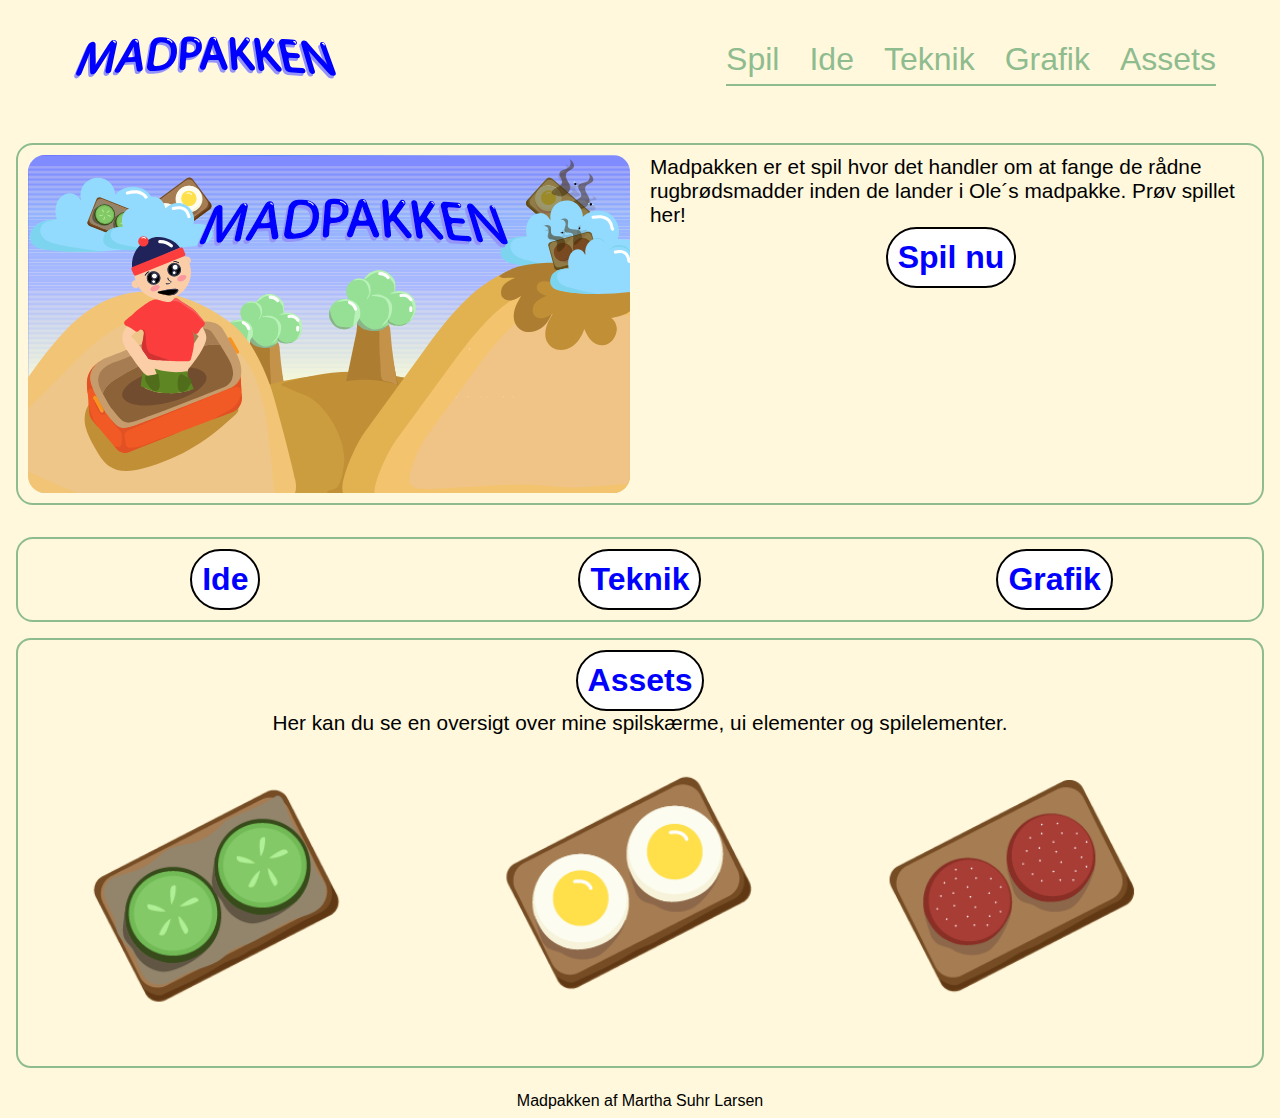
<file: index.html>
<!DOCTYPE html>
<html lang="en">

<head>
    <meta charset="UTF-8">
    <meta http-equiv="X-UA-Compatible" content="IE=edge">
    <meta name="viewport" content="width=device-width, initial-scale=1.0">

    <link rel="stylesheet" href="style.css">

    <title>Forside</title>
</head>

<body>
    <header>


        <div>
            <a href="index.html">
                <img class="logo" src="assets/Titel.svg" alt="titel">
            </a>
        </div>


        <nav>


            <ul>
                <li><a href="spil.html">Spil</a></li>
                <li><a href="ide.html">Ide</a></li>
                <li><a href="teknik.html">Teknik</a></li>
                <li><a href="grafik.html">Grafik</a></li>
                <li><a href="assets.html">Assets</a></li>
            </ul>
        </nav>
    </header>
    <main>

        <div class="forside_grid">
            <img src="assets/startskærm.svg" alt="startskærm">
            <div>
                <p>Madpakken er et spil hvor det handler om at fange de rådne rugbrødsmadder inden de lander i Ole´s
                    madpakke. Prøv spillet her! </p>

                <h2> <a class="index_h2" href="spil.html">Spil nu</a></h2>
            </div>
        </div>

        <div class="forside_grid2">
            <h2>
                <a class="index_h2" href="ide.html">Ide</a>
            </h2>
            <h2><a class="index_h2" href="teknik.html">Teknik</a></h2>
            <h2> <a class="index_h2" href="grafik.html">Grafik</a></h2>
        </div>
        <div class="forside_grid3">
            <h2> <a class="index_h2" href="assets.html">Assets</a></h2>
            <p> Her kan du se en oversigt over mine spilskærme, ui elementer og spilelementer.</p>
            <img class="maddrimg" src="assets/madder.png" alt="madder">


        </div>




    </main>
    <footer>Madpakken af Martha Suhr Larsen</footer>
    <script src="spil.js"></script>
</body>

</html>
</file>
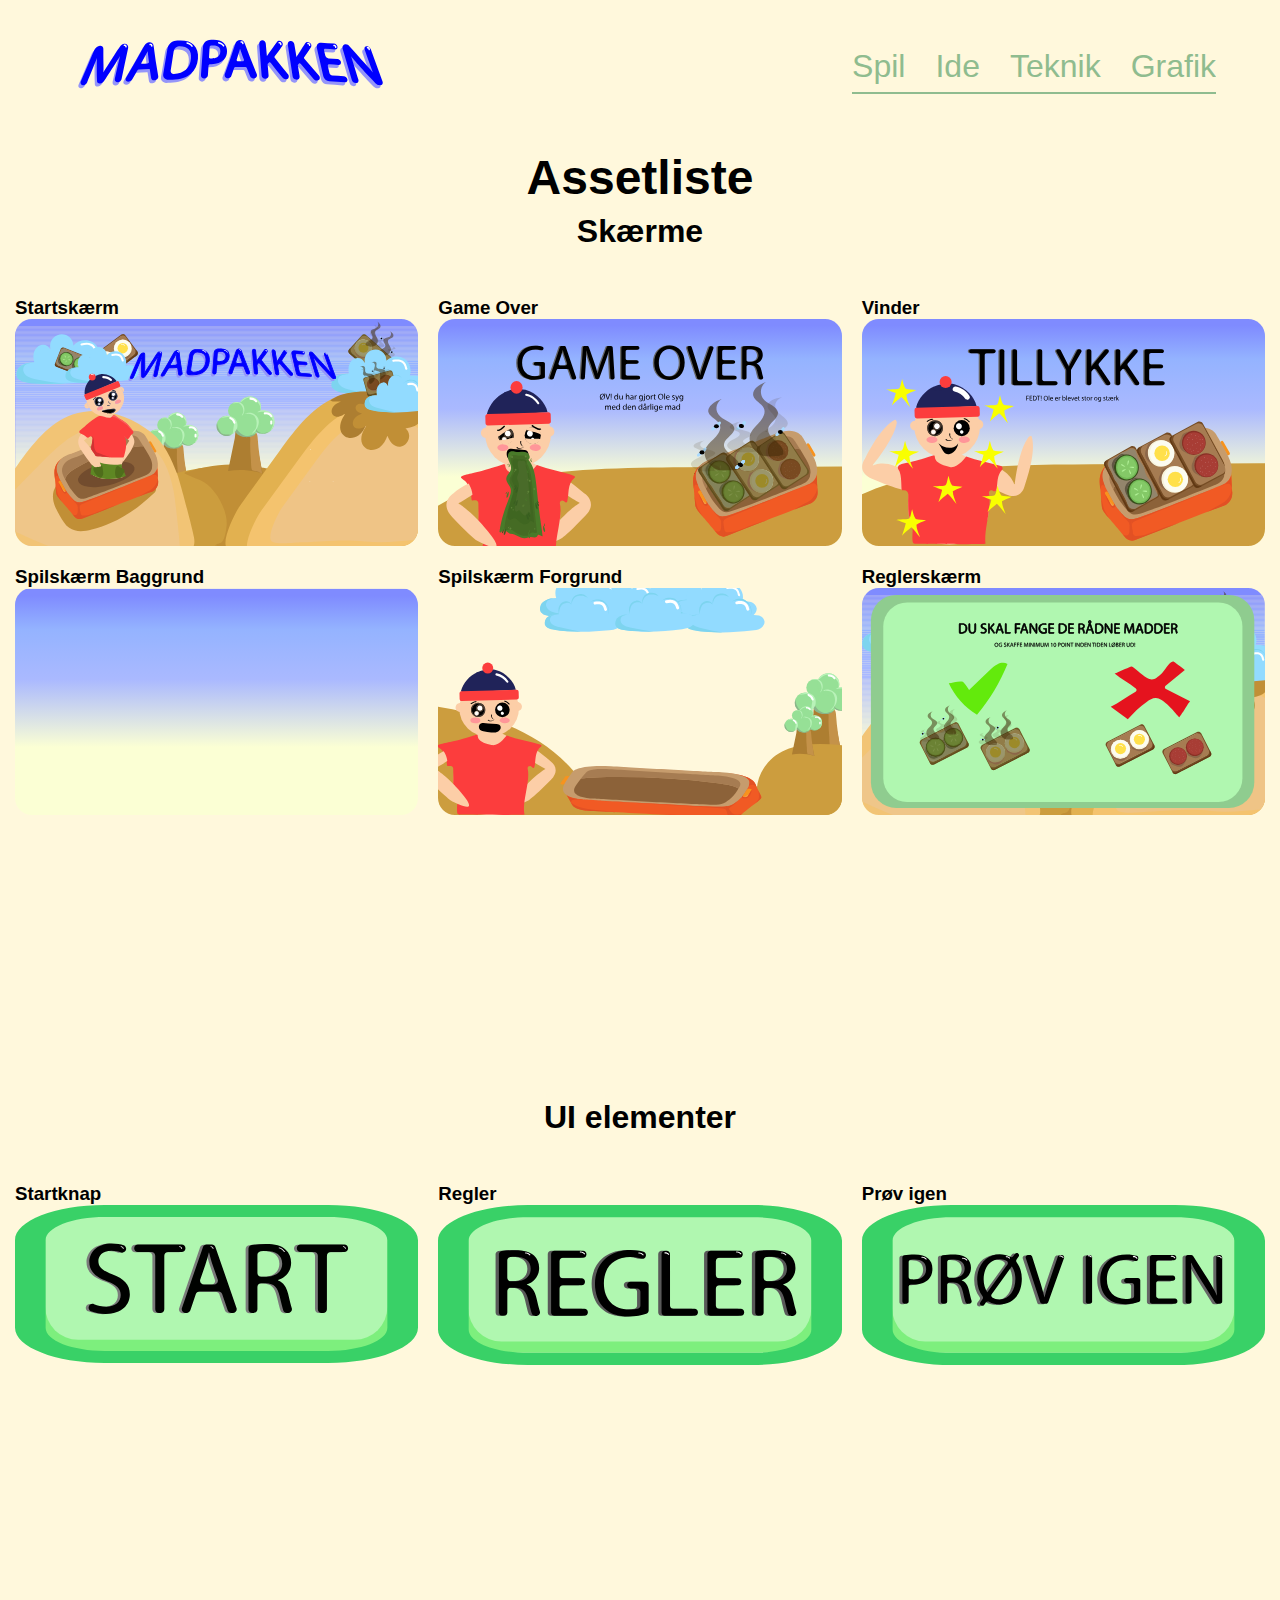
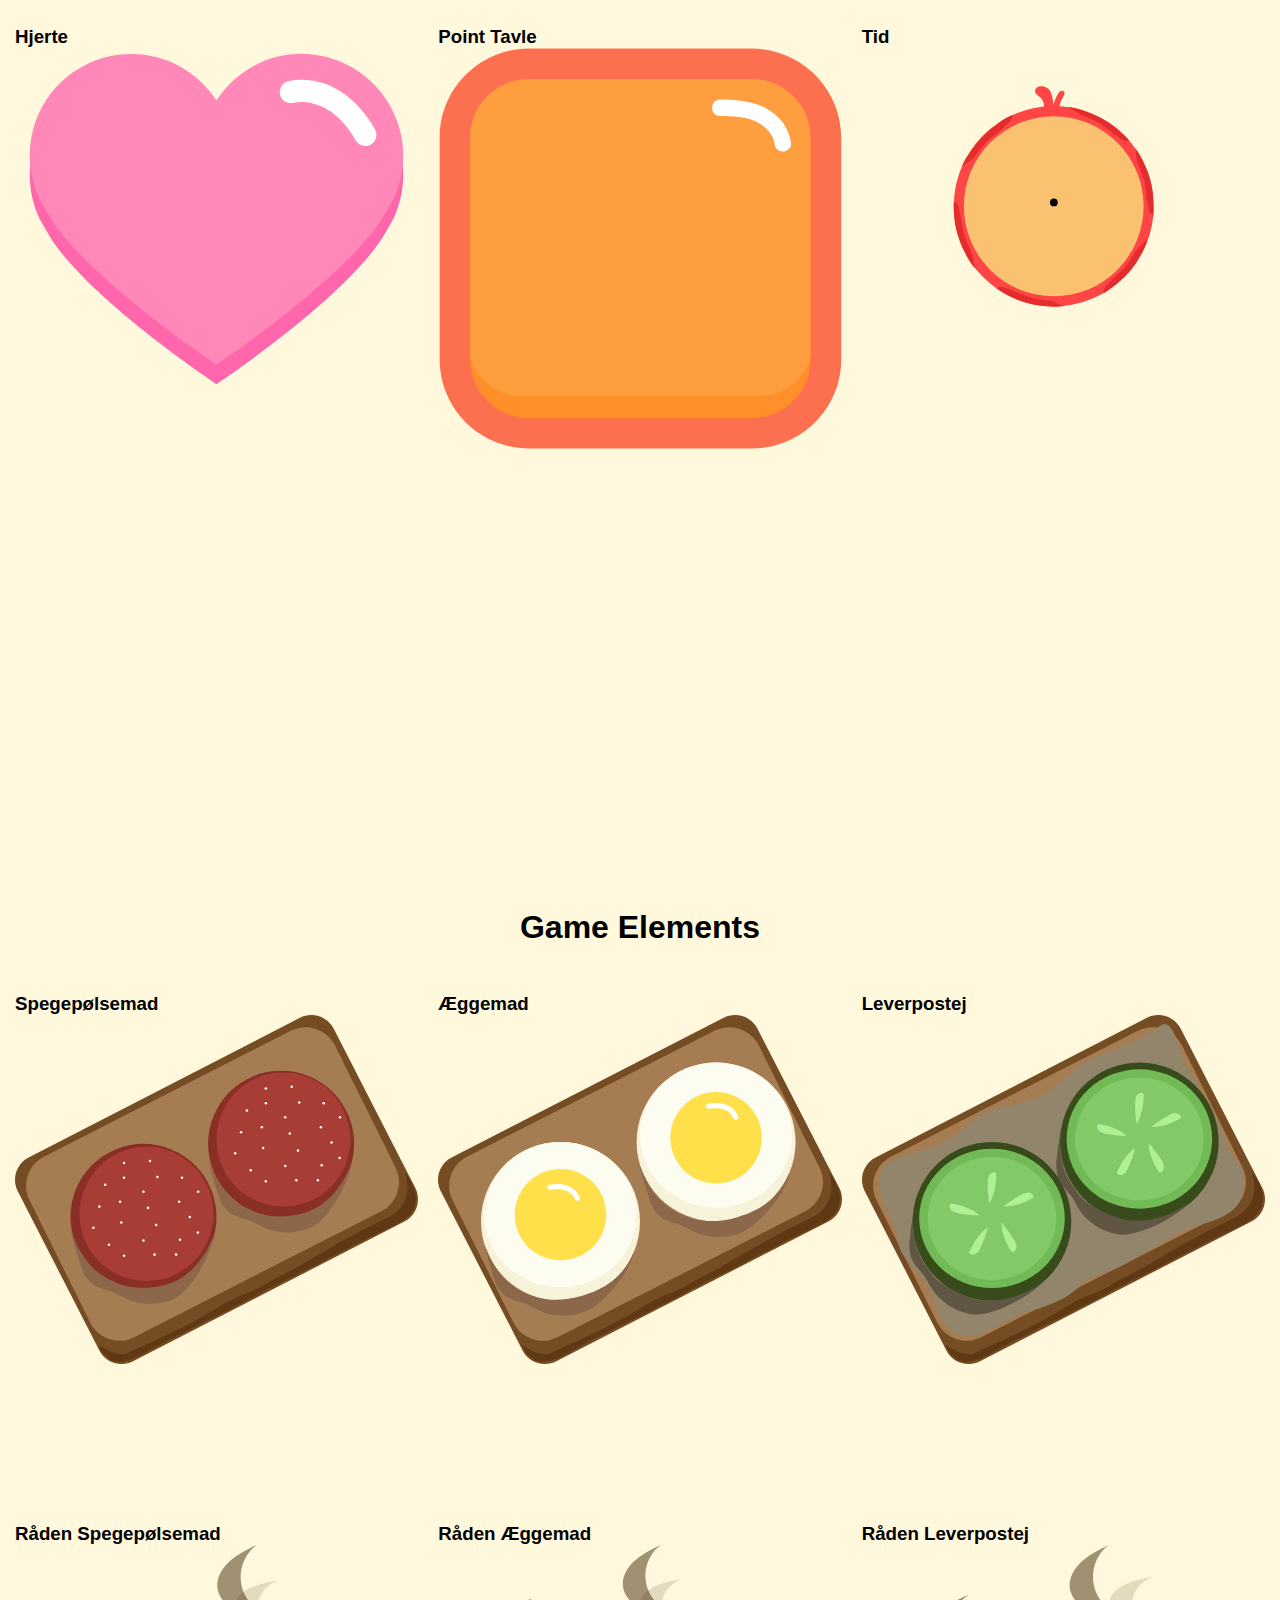
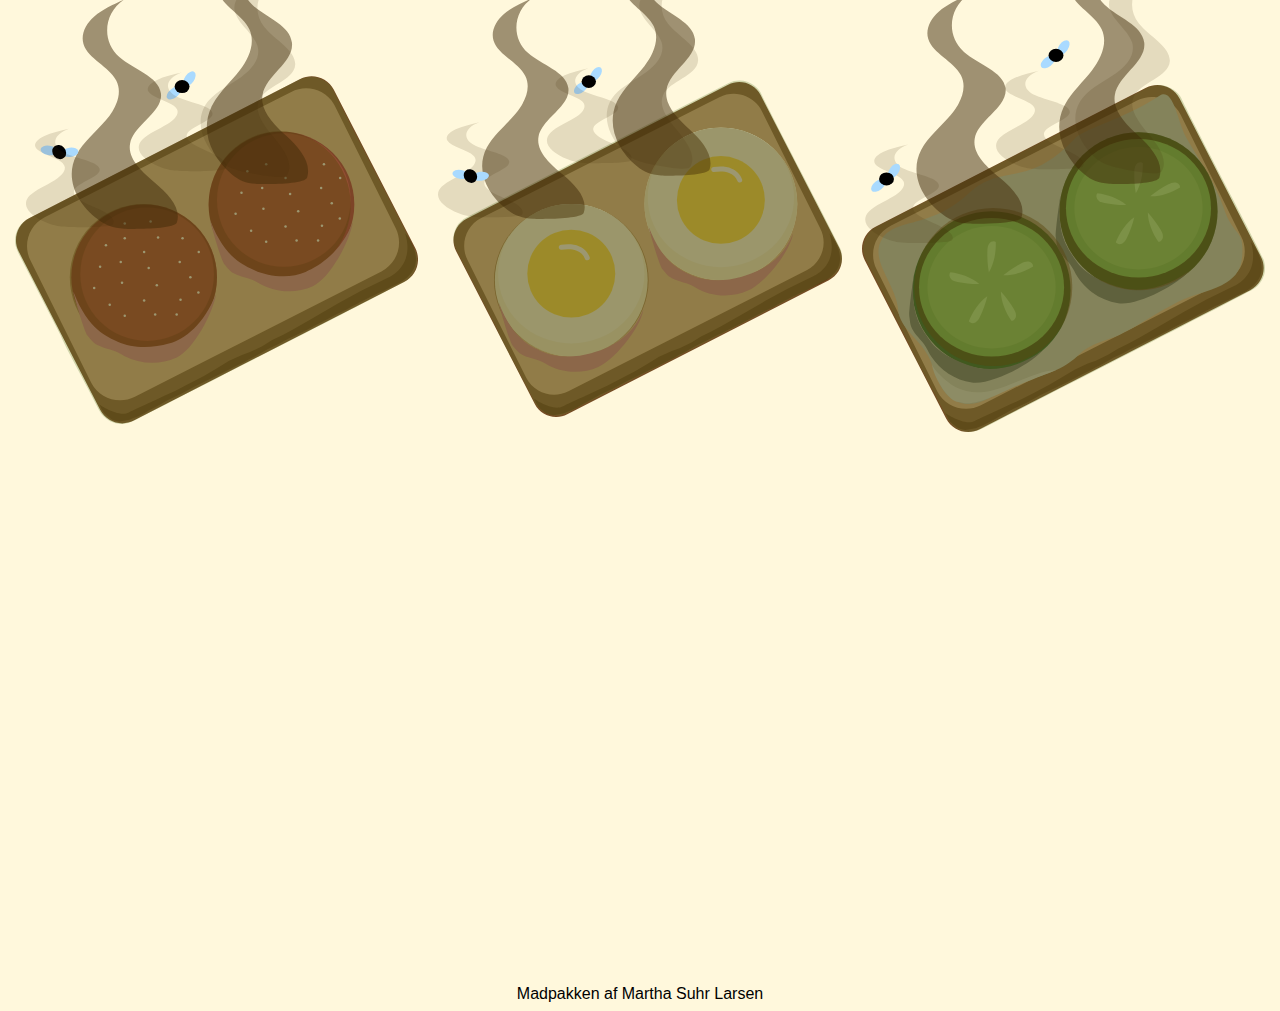
<file: assets.html>
<!DOCTYPE html>
<html lang="en">

<head>
    <meta charset="UTF-8">
    <meta http-equiv="X-UA-Compatible" content="IE=edge">
    <meta name="viewport" content="width=device-width, initial-scale=1.0">

    <link rel="stylesheet" href="style.css">

    <title>Assets</title>

</head>

<body>
    <header>
        <div>
            <a href="index.html">
                <img class="logo" src="assets/Titel.svg" alt="titel">
            </a>
        </div>


        <nav>
            <ul>

                <li><a href="spil.html">Spil</a></li>
                <li><a href="ide.html">Ide</a></li>
                <li><a href="teknik.html">Teknik</a></li>
                <li><a href="grafik.html">Grafik</a></li>

            </ul>
        </nav>
    </header>
    <main>
        <h1>Assetliste</h1>
        <h2>Skærme</h2>
        <article class="assets_grid">
            <div>
                <h3>Startskærm</h3>
                <img src="assets/startskærm.svg" alt="Startskærm">
            </div>
            <div>
                <h3>Game Over</h3>
                <img src="assets/gameover.svg" alt="Game Over">
            </div>
            <div>
                <h3>Vinder</h3>
                <img src="assets/vinder.svg" alt="Vinder">
            </div>
            <div>
                <h3>Spilskærm Baggrund</h3>
                <img src="assets/spilskærm_baggrund.svg" alt="Spilskærm Baggrund">
            </div>
            <div>
                <h3>Spilskærm Forgrund</h3>
                <img src="assets/spilskærm_forgrund.svg" alt="">
            </div>
            <div>
                <h3>Reglerskærm</h3>
                <img src="assets/regelskærm.svg" alt="Reglerskærm">
            </div>
        </article>
        <h2>UI elementer</h2>
        <article class="assets_grid">
            <div>
                <h3>Startknap</h3>
                <img src="assets/start.svg" alt="Startknap">
            </div>
            <div>
                <h3>Regler</h3>
                <img src="assets/regler.svg" alt="Regler">
            </div>
            <div>
                <h3>Prøv igen</h3>
                <img src="assets/prøvigen.svg" alt="Prøv igen">
            </div>
            <div>
                <h3>Hjerte</h3>
                <img src="assets/hjerte.svg" alt="Hjerte">
            </div>
            <div>
                <h3>Point Tavle</h3>
                <img src="assets/pointtavle.svg" alt="Point Tavle">
            </div>
            <div>
                <h3>Tid</h3>
                <img src="assets/tid.svg" alt="Tid">
            </div>

        </article>
        <h2>Game Elements</h2>
        <article class="assets_grid">
            <div>
                <h3>Spegepølsemad</h3>
                <img src="assets/spegepølse.svg" alt="Spegepølse">
            </div>
            <div>
                <h3>Æggemad</h3>
                <img src="assets/æggemad.svg" alt="Æggemad">
            </div>
            <div>
                <h3>Leverpostej</h3>
                <img src="assets/leverpostej.svg" alt="Leverpostej">
            </div>
            <div>
                <h3>Råden Spegepølsemad</h3>
                <img src="assets/radenspegepølse.svg" alt="Råden Spegepølse">
            </div>
            <div>
                <h3>Råden Æggemad</h3>
                <img src="assets/radenaggemad.svg" alt="Råden Æggemad">
            </div>
            <div>
                <h3>Råden Leverpostej</h3>
                <img src="assets/radenleverpostej.svg" alt="Råden Leverpostej">
            </div>
        </article>


    </main>
    <footer>Madpakken af Martha Suhr Larsen</footer>
    <script src="spil.js"></script>
</body>

</html>
</file>
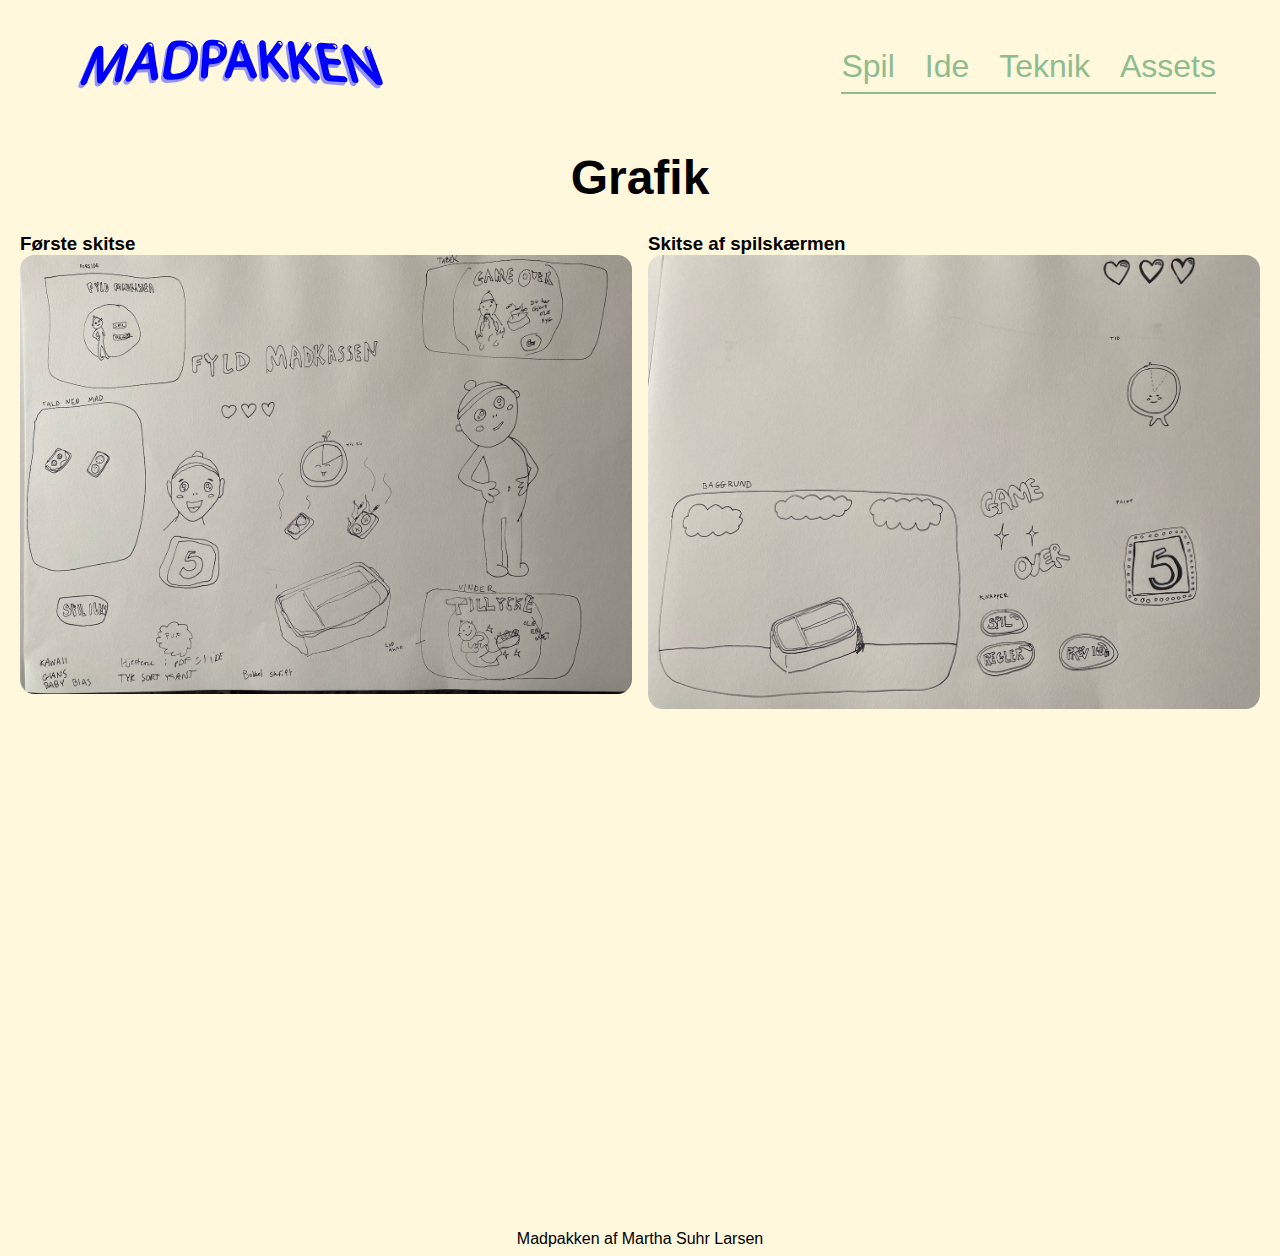
<file: grafik.html>
<!DOCTYPE html>
<html lang="en">

<head>
    <meta charset="UTF-8">
    <meta http-equiv="X-UA-Compatible" content="IE=edge">
    <meta name="viewport" content="width=device-width, initial-scale=1.0">

    <link rel="stylesheet" href="style.css">
    <title>Grafik</title>
</head>

<body>
    <header>
        <div>
            <a href="index.html">
                <img class="logo" src="assets/Titel.svg" alt="titel">
            </a>
        </div>


        <nav>
            <ul>

                <li><a href="spil.html">Spil</a></li>
                <li><a href="ide.html">Ide</a></li>
                <li><a href="teknik.html">Teknik</a></li>
                <li><a href="assets.html">Assets</a></li>
            </ul>
        </nav>
    </header>
    <main>
        <h1>Grafik</h1>
        <div class="grafik_grid">

            <div>
                <h3>Første skitse</h3>
                <img src="skitser/førsteskitse.jpg" alt="førsteskitse">
            </div>
            <div>
                <h3>Skitse af spilskærmen</h3>
                <img src="skitser/designide.jpg" alt="designide">
            </div>

        </div>
    </main>
    <footer>Madpakken af Martha Suhr Larsen</footer>
</body>

</html>
</file>
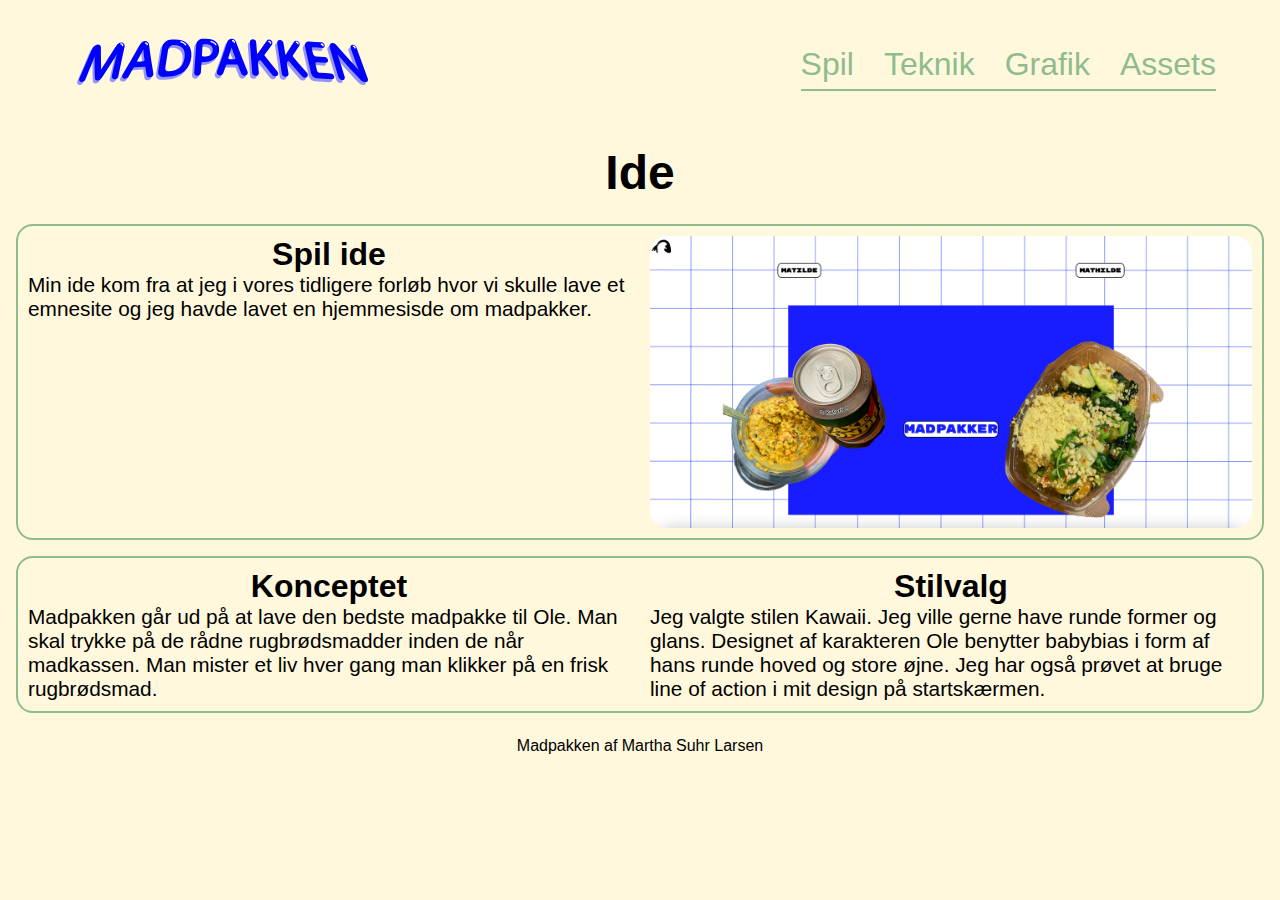
<file: ide.html>
<!DOCTYPE html>
<html lang="en">

<head>
    <meta charset="UTF-8">
    <meta http-equiv="X-UA-Compatible" content="IE=edge">
    <meta name="viewport" content="width=device-width, initial-scale=1.0">

    <link rel="stylesheet" href="style.css">
    <title>Ide</title>
</head>

<body>
    <header>
        <div>
            <a href="index.html">
                <img class="logo" src="assets/Titel.svg" alt="titel">
            </a>
        </div>


        <nav>
            <ul>

                <li><a href="spil.html">Spil</a></li>
                <li><a href="teknik.html">Teknik</a></li>
                <li><a href="grafik.html">Grafik</a></li>
                <li><a href="assets.html">Assets</a></li>
            </ul>
        </nav>
    </header>
    <main>
        <h1>Ide</h1>

        <div class="ideside_grid">
            <div>
                <h2>Spil ide</h2>
                <p>Min ide kom fra at jeg i vores tidligere forløb hvor vi skulle lave et emnesite og jeg havde lavet en
                    hjemmesisde om madpakker.</p>
            </div>
            <div class="ide_billede">
                <img src="assets/emnesite.png" alt="emnesite">
            </div>
        </div>
        <div class="ideside_grid2">
            <div>
                <h2>Konceptet</h2>
                <p>Madpakken går ud på at lave den bedste madpakke til Ole. Man skal trykke på de rådne rugbrødsmadder
                    inden de når madkassen. Man mister et liv hver gang man klikker på en frisk rugbrødsmad. </p>
            </div>
            <div>
                <h2>Stilvalg</h2>
                <p>Jeg valgte stilen Kawaii. Jeg ville gerne have runde former og glans. Designet af karakteren Ole
                    benytter babybias i form af hans runde hoved og store øjne. Jeg har også prøvet at bruge line of
                    action i mit design på startskærmen.</p>
            </div>
        </div>

    </main>
    <footer>Madpakken af Martha Suhr Larsen</footer>
    <script src="spil.js"></script>
</body>

</html>
</file>
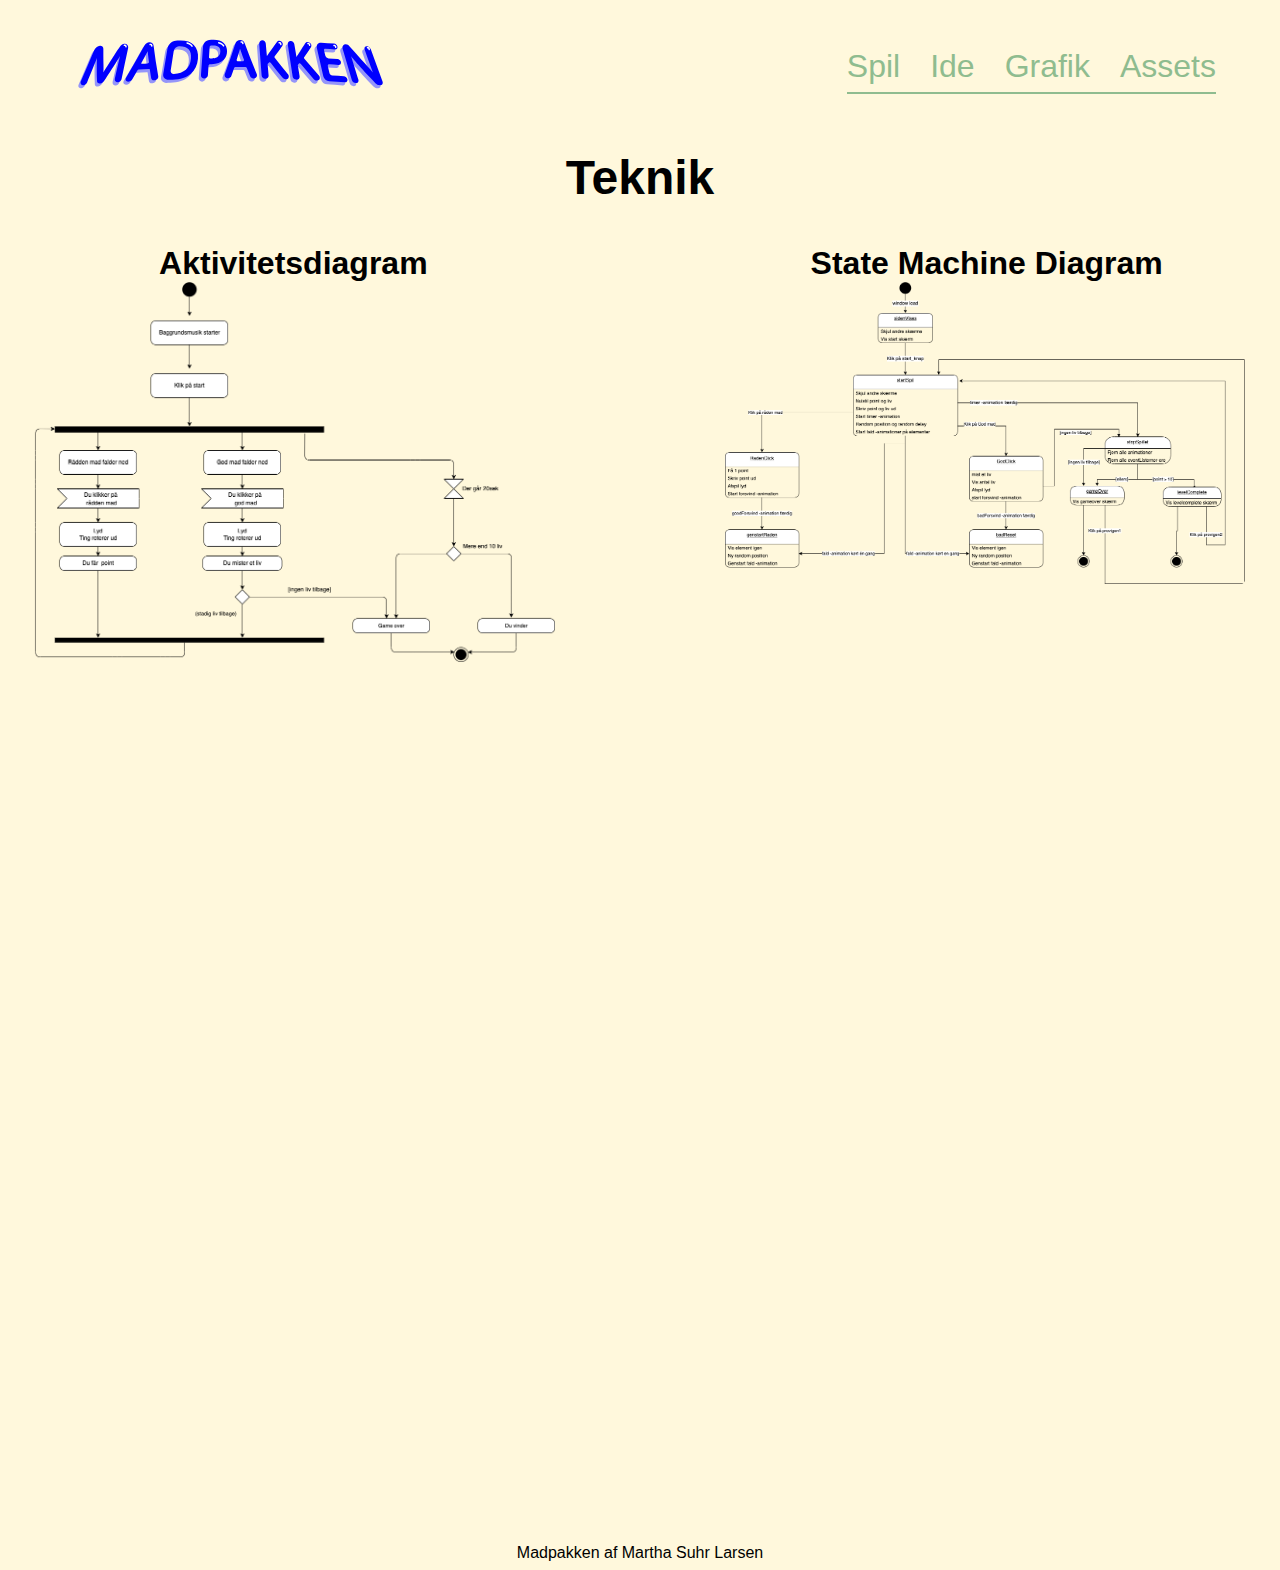
<file: teknik.html>
<!DOCTYPE html>
<html lang="en">

<head>
    <meta charset="UTF-8">
    <meta http-equiv="X-UA-Compatible" content="IE=edge">
    <meta name="viewport" content="width=device-width, initial-scale=1.0">

    <link rel="stylesheet" href="style.css">
    <title>Teknik</title>
</head>

<body>
    <header>
        <div>
            <a href="index.html">
                <img class="logo" src="assets/Titel.svg" alt="titel">
            </a>
        </div>


        <nav>
            <ul>

                <li><a href="spil.html">Spil</a></li>
                <li><a href="ide.html">Ide</a></li>
                <li><a href="grafik.html">Grafik</a></li>
                <li><a href="assets.html">Assets</a></li>
            </ul>
        </nav>
    </header>
    <main>
        <h1>Teknik</h1>
        <article class="teknikbilleder">
            <div>
                <h2>Aktivitetsdiagram</h2>
                <img src="diagrammer/mitspil.drawio.png" alt="Aktivitetsdiagram">
            </div>
            <div></div>

            <div>
                <h2>State Machine Diagram</h2>
                <img src="diagrammer/martha_state_machine.png" alt="Statemachine">
            </div>

        </article>

    </main>
    <footer>Madpakken af Martha Suhr Larsen</footer>

</body>

</html>
</file>
<file: style.css>
* {
  margin: 0;
  box-sizing: border-box;
}

body {
  background-color: cornsilk;
}

img {
  width: 100%;
  height: auto;
  display: block;
  border-radius: 2ex;
}

.logo {
  width: 50%;
}

header {
  position: static;
  top: 0;
  padding: 1rem 3rem;
  display: flex;
  justify-content: space-between;
  align-items: center;
}

header nav ul {
  display: flex;

  justify-content: space-between;
  list-style-type: none;
  margin: 1rem;
  padding: 0;
  padding-bottom: 0.4rem;
  gap: 30px;
  overflow-x: auto;
  font-family: "Trebuchet MS", "Lucida Sans Unicode", "Lucida Grande", "Lucida Sans", Arial, sans-serif;
  font-size: 2rem;

  border-bottom: 2px solid darkseagreen;
  align-items: baseline;
}

nav ul li a {
  text-decoration: none;
  color: darkseagreen;
  font-family: "Trebuchet MS", "Lucida Sans Unicode", "Lucida Grande", "Lucida Sans", Arial, sans-serif;
}

nav ul li a:hover {
  color: blue;
}

h1 {
  display: flex;
  justify-content: space-around;
  list-style-type: none;

  margin: 0;
  padding-top: 0.5rem;
  padding-bottom: 0.5rem;
  padding-bottom: 0.5rem;
  overflow-x: auto;
  font-size: 3rem;
  font-family: "Trebuchet MS", "Lucida Sans Unicode", "Lucida Grande", "Lucida Sans", Arial, sans-serif;
}

h2 {
  display: flex;
  justify-content: space-around;
  list-style-type: none;
  margin: 0;
  padding: 0;

  overflow-x: auto;
  font-size: 2rem;
  font-family: "Trebuchet MS", "Lucida Sans Unicode", "Lucida Grande", "Lucida Sans", Arial, sans-serif;
}

h3 {
  font-family: "Trebuchet MS", "Lucida Sans Unicode", "Lucida Grande", "Lucida Sans", Arial, sans-serif;
}
p {
  font-family: "Trebuchet MS", "Lucida Sans Unicode", "Lucida Grande", "Lucida Sans", Arial, sans-serif;
  display: flex;
  font-size: 1.3rem;
  justify-content: space-around;
  list-style-type: none;

  overflow-x: auto;
}

footer {
  display: flex;
  justify-content: space-around;
  list-style-type: none;

  margin: 0;
  padding-top: 0.5rem;
  padding-bottom: 0.5rem;
  padding-bottom: 0.5rem;
  overflow-x: auto;

  font-family: "Trebuchet MS", "Lucida Sans Unicode", "Lucida Grande", "Lucida Sans", Arial, sans-serif;
}

/* FORSIDE GRID */

.forside_grid {
  display: grid;
  grid-template-columns: 1fr 1fr;

  gap: 20px;
  margin-top: 2rem;
  margin: 1rem;
  border: 2px solid darkseagreen;
  padding: 10px;
  border-radius: 2ex;
  font-family: "Trebuchet MS", "Lucida Sans Unicode", "Lucida Grande", "Lucida Sans", Arial, sans-serif;
}

.forside_grid2 {
  display: grid;
  grid-template-columns: 1fr 1fr 1fr;
  grid-template-rows: 1fr;
  gap: 20px;
  margin: 1rem;
  border: 2px solid darkseagreen;
  padding: 10px;
  border-radius: 2ex;
  margin-top: 2rem;
  font-family: "Trebuchet MS", "Lucida Sans Unicode", "Lucida Grande", "Lucida Sans", Arial, sans-serif;
}

.forside_grid3 {
  display: grid;
  grid-template-rows: 1fr;
  margin-top: 2rem;
  margin: 1rem;
  border: 2px solid darkseagreen;
  padding: 10px;
  border-radius: 2ex;
}

.index_h2 {
  color: blue;
  font-weight: bolder;
  text-decoration: none;
  display: flex;
  justify-content: space-around;
  list-style-type: none;
  overflow: auto;
  border: 2px solid black;
  padding: 10px;
  border-radius: 2ex;
  background-color: white;
}

.madderimg {
  width: 50%;
  transform: translate(50%);
}

/* TEKNIK SIDEN */

.teknikbilleder {
  display: grid;
  grid-template-columns: 4fr 1fr 4fr;
  grid-template-rows: 1fr 1fr 1fr;
  width: 100%;
  gap: 20px;
  margin-top: 2rem;
  padding-left: 2rem;
  padding-right: 2rem;
}

/* ASSETS SIDEN */

.assets_grid {
  display: grid;
  grid-template-columns: 1fr 1fr 1fr;
  grid-template-rows: 1fr 1fr 1fr;
  gap: 20px;
  margin-top: 2rem;
  padding: 15px;
  font-family: "Trebuchet MS", "Lucida Sans Unicode", "Lucida Grande", "Lucida Sans", Arial, sans-serif;
}

/* GRAFIK SIDEN */

.grafik_grid {
  display: grid;
  grid-template-columns: 1fr 1fr;
  grid-template-rows: 2fr 2fr;
  gap: 1rem;
  width: 100%;

  padding: 20px;
}

/* IDE SIDENS GRID */

.ideside_grid {
  display: grid;
  grid-template-columns: 1fr 1fr;

  gap: 20px;
  margin-top: 2rem;
  margin: 1rem;
  border: 2px solid darkseagreen;
  padding: 10px;
  border-radius: 2ex;
  font-family: "Trebuchet MS", "Lucida Sans Unicode", "Lucida Grande", "Lucida Sans", Arial, sans-serif;
}

.ideside_grid2 {
   display: grid;
  grid-template-columns: 1fr 1fr;

  gap: 20px;
  margin-top: 2rem;
  margin: 1rem;
  border: 2px solid darkseagreen;
  padding: 10px;
  border-radius: 2ex;
  font-family: "Trebuchet MS", "Lucida Sans Unicode", "Lucida Grande", "Lucida Sans", Arial, sans-serif;


}
</file>
